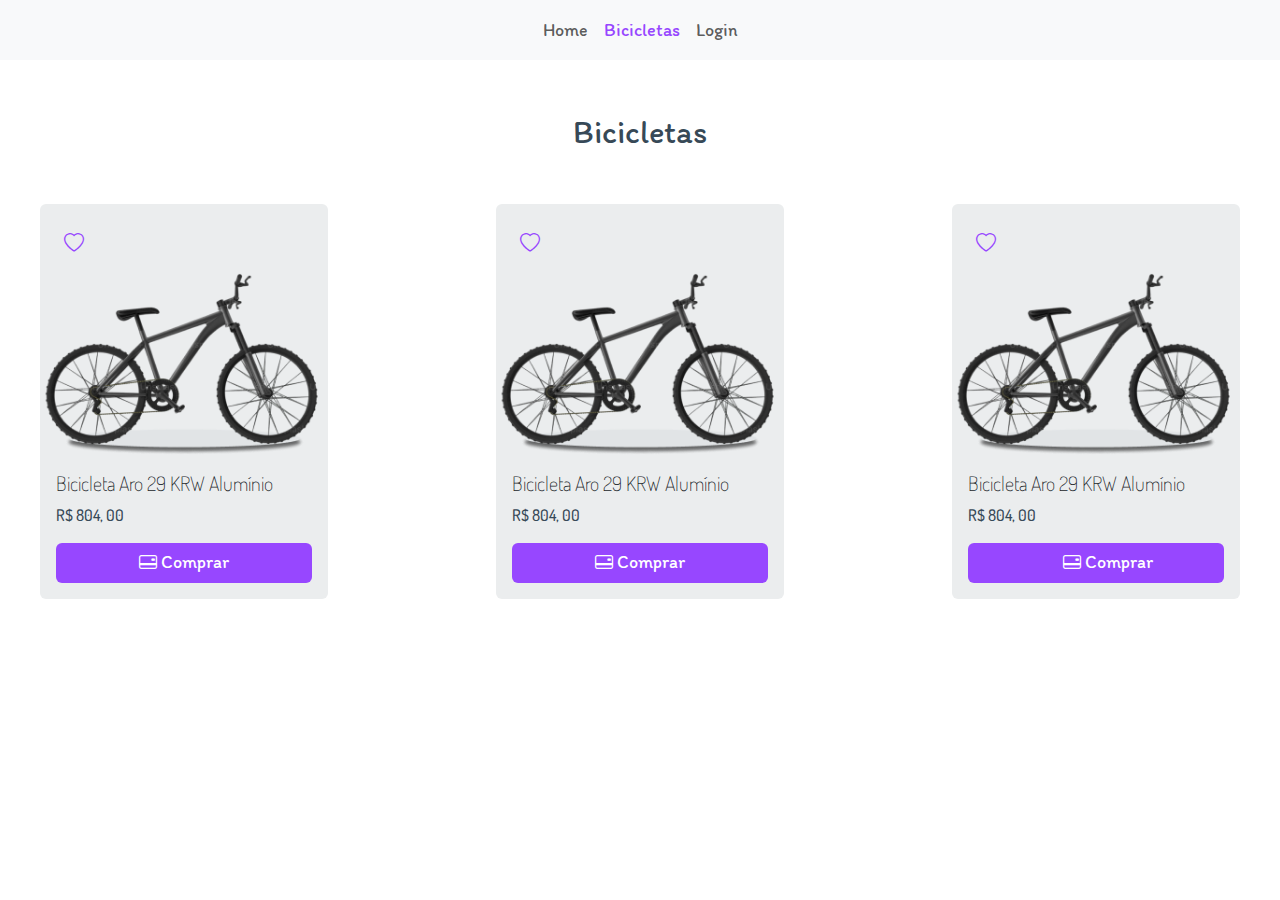
<file: bicicleta.html>
<!DOCTYPE html>
<html lang="pt-br">

<head>
    <meta charset="UTF-8">
    <meta name="viewport" content="width=device-width, initial-scale=1.0">
    <link href="css/custom.css" rel="stylesheet">
    <link href="css/fonts.css" rel="stylesheet">
    <link href="https://cdn.jsdelivr.net/npm/bootstrap@5.3.3/dist/css/bootstrap.min.css" rel="stylesheet"
        integrity="sha384-QWTKZyjpPEjISv5WaRU9OFeRpok6YctnYmDr5pNlyT2bRjXh0JMhjY6hW+ALEwIH" crossorigin="anonymous">
    <script src="https://cdn.jsdelivr.net/npm/bootstrap@5.3.3/dist/js/bootstrap.bundle.min.js"
        integrity="sha384-YvpcrYf0tY3lHB60NNkmXc5s9fDVZLESaAA55NDzOxhy9GkcIdslK1eN7N6jIeHz"
        crossorigin="anonymous"></script>
    <script src="https://cdn.jsdelivr.net/npm/@popperjs/core@2.11.8/dist/umd/popper.min.js"
        integrity="sha384-I7E8VVD/ismYTF4hNIPjVp/Zjvgyol6VFvRkX/vR+Vc4jQkC+hVqc2pM8ODewa9r"
        crossorigin="anonymous"></script>
    <script src="https://cdn.jsdelivr.net/npm/bootstrap@5.3.3/dist/js/bootstrap.min.js"
        integrity="sha384-0pUGZvbkm6XF6gxjEnlmuGrJXVbNuzT9qBBavbLwCsOGabYfZo0T0to5eqruptLy"
        crossorigin="anonymous"></script>
    <link rel="preconnect" href="https://fonts.googleapis.com">
    <link rel="preconnect" href="https://fonts.gstatic.com" crossorigin>
    <link href="https://fonts.googleapis.com/css2?family=Dosis:wght@200..800&family=Itim&display=swap" rel="stylesheet">
    <link rel="stylesheet" href="https://cdn.jsdelivr.net/npm/bootstrap-icons@1.11.3/font/bootstrap-icons.min.css">
    <title>NatBik</title>
</head>

<body>
    <nav class="navbar navbar-expand-lg bg-body-tertiary">
        <div class="collapse navbar-collapse d-flex justify-content-center" id="navbarNavDropdown">
            <ul class="navbar-nav">
                <li class="nav-item">
                    <a class="nav-link" aria-current="page" href="index.html">
                        Home
                    </a>
                </li>
                <li class="nav-item">
                    <a class="nav-link active" style="
    color: #9747FF;" href="bicicleta.html">
                        Bicicletas
                    </a>
                </li>
                <li class="nav-item">
                    <a class="nav-link" href="login.html">
                        Login
                    </a>
                </li>
            </ul>
        </div>
    </nav>
    <div class="bikes padronizacao-pagina">

        <p class="fs-2 text-center subtitulo mb-5 mt-5">Bicicletas</p>

        <main class="bickes-shop d-flex justify-content-between">
            <div class="card card-shop" style="width: 18rem; background-color: #EBEDEE; border: none;">
                <i class="bi bi-heart icone-favorito ms-4 mt-4"></i>
                <img src="img/bickes/b-ecomerce.png" class="card-img-top" alt="...">
                <div class="card-body">
                    <h5 class="card-title paragrafo">Bicicleta Aro 29 KRW Alumínio</h5>
                    <p class="card-text paragrafo-destaque">R$ 804, 00</p>
                    <a href="compra.html" class="btn btn-secondary btn-comprar">
                        <i class="bi bi-credit-card-2-back icone-shop"></i>
                        Comprar
                    </a>
                </div>
            </div>

            <div class="card card-shop" style="width: 18rem; background-color: #EBEDEE; border: none;">
                <i class="bi bi-heart icone-favorito ms-4 mt-4"></i>
                <img src="img/bickes/b-ecomerce.png" class="card-img-top" alt="...">
                <div class="card-body">
                    <h5 class="card-title paragrafo">Bicicleta Aro 29 KRW Alumínio</h5>
                    <p class="card-text paragrafo-destaque">R$ 804, 00</p>
                    <a href="compra.html" class="btn btn-secondary btn-comprar">
                        <i class="bi bi-credit-card-2-back icone-shop"></i>
                        Comprar
                    </a>
                </div>
            </div>

            <div class="card card-shop" style="width: 18rem; background-color: #EBEDEE; border: none;">
                <i class="bi bi-heart icone-favorito ms-4 mt-4"></i>
                <img src="img/bickes/b-ecomerce.png" class="card-img-top" alt="...">
                <div class="card-body">
                    <h5 class="card-title paragrafo">Bicicleta Aro 29 KRW Alumínio</h5>
                    <p class="card-text paragrafo-destaque">R$ 804, 00</p>
                    <a href="compra.html" class="btn btn-secondary btn-comprar">
                        <i class="bi bi-credit-card-2-back icone-shop ms-4"></i>
                        Comprar
                    </a>
                </div>
            </div>
        </main>


    </div>
</body>

</html>
</file>
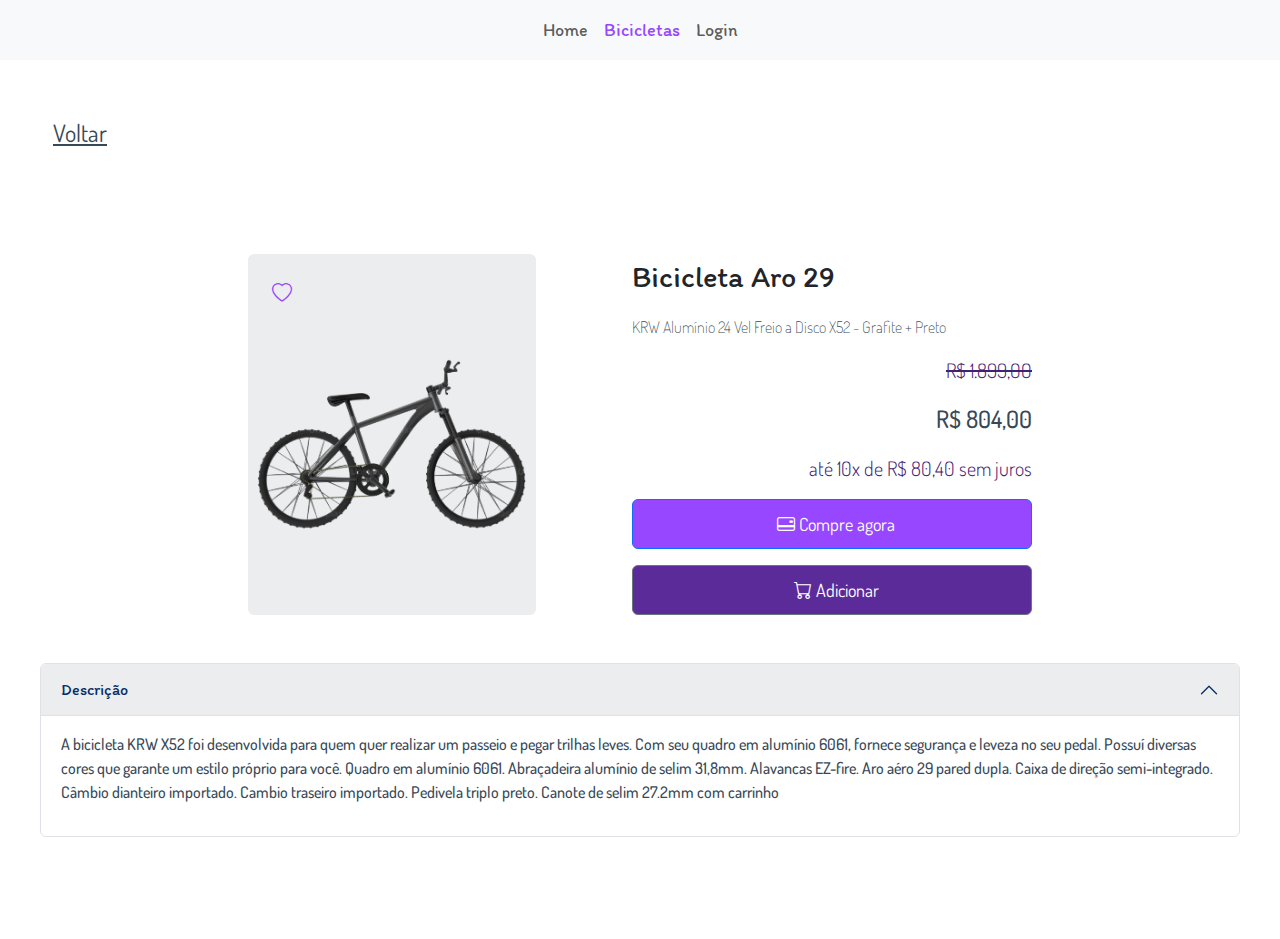
<file: compra.html>
<!DOCTYPE html>
<html lang="pt-br">

<head>
    <meta charset="UTF-8">
    <meta name="viewport" content="width=device-width, initial-scale=1.0">
    <link href="css/custom.css" rel="stylesheet">
    <link href="css/fonts.css" rel="stylesheet">
    <link href="https://cdn.jsdelivr.net/npm/bootstrap@5.3.3/dist/css/bootstrap.min.css" rel="stylesheet"
        integrity="sha384-QWTKZyjpPEjISv5WaRU9OFeRpok6YctnYmDr5pNlyT2bRjXh0JMhjY6hW+ALEwIH" crossorigin="anonymous">
    <script src="https://cdn.jsdelivr.net/npm/bootstrap@5.3.3/dist/js/bootstrap.min.js"
        integrity="sha384-0pUGZvbkm6XF6gxjEnlmuGrJXVbNuzT9qBBavbLwCsOGabYfZo0T0to5eqruptLy"
        crossorigin="anonymous"></script>
    <link rel="preconnect" href="https://fonts.googleapis.com">
    <link rel="preconnect" href="https://fonts.gstatic.com" crossorigin>
    <link href="https://fonts.googleapis.com/css2?family=Dosis:wght@200..800&family=Itim&display=swap" rel="stylesheet">
    <link rel="stylesheet" href="https://cdn.jsdelivr.net/npm/bootstrap-icons@1.11.3/font/bootstrap-icons.min.css">

    <title>NatBik</title>
</head>

<body class="">
    <nav class="navbar navbar-expand-lg bg-body-tertiary">
        <div class="collapse navbar-collapse d-flex justify-content-center" id="navbarNavDropdown">
            <ul class="navbar-nav">
                <li class="nav-item">
                    <a class="nav-link" aria-current="page" href="index.html">
                        Home
                    </a>
                </li>
                <li class="nav-item">
                    <a class="nav-link active" style="
    color: #9747FF;" href="bicicleta.html">
                        Bicicletas
                    </a>
                </li>
                <li class="nav-item">
                    <a class="nav-link" href="login.html">
                        Login
                    </a>
                </li>
            </ul>
        </div>
    </nav>
    <div class="padronizacao-pagina">
        <a class="btn btn-link paragrafo-destaque mt-5 mb-5" aria-current="page" href="bicicleta.html">
            Voltar
        </a>
        <div class="info-compra d-flex justify-content-center mt-5">
            <div class="card card-shop me-5" style="width: 18rem; background-color: #EBEDEE; border: none;">
                <i class="bi bi-heart icone-favorito ms-4 mt-4"></i>
                <img src="img/bickes/b-shop.png" class="card-img-top" alt="..." style="margin-top:44px;">
            </div>
            <div class="ms-5">
                <p class="produto">Bicicleta Aro 29</p>
                <p class="paragrafo">KRW Alumínio 24 Vel Freio a Disco X52 - Grafite + Preto</p>
                <div class="text-end valores">
                    <p class="descrição"><s>R$ 1.899,00</s></p>
                    <p class="paragrafo-destaque">R$ 804,00</p>
                    <p class="descrição">até 10x de R$ 80,40 sem juros</p>
                </div>
                <div class="mb-3">
                    <button type="button" class="btn btn-primary" data-bs-toggle="modal"
                        data-bs-target="#staticBackdrop">
                        <i class="bi bi-credit-card-2-back icone-shop icone-compra ms-2"></i>
                        Compre agora
                    </button>
                </div>
                <div>
                    <button type="button" class="btn btn-secondary" data-bs-toggle="modal-add"
                        data-bs-target="#addcarrinho">
                        <i class="bi bi-cart icone-shop icone-compra ms-2"></i>
                        Adicionar
                    </button>

                </div>
            </div>

        </div>

        <div class="accordion mt-5 mb-5" id="accordionExample">
            <div class="accordion-item">
                <h2 class="accordion-header">
                    <button class="accordion-button produto" type="button" data-bs-toggle="collapse"
                        data-bs-target="#collapseOne" aria-expanded="true" aria-controls="collapseOne"
                        style="background: #EBEDEE;">
                        Descrição
                    </button>
                </h2>
                <div id="collapseOne" class="accordion-collapse collapse show" data-bs-parent="#accordionExample">
                    <div class="accordion-body">
                        <p class="paragrafo-destaque">
                            A bicicleta KRW X52 foi desenvolvida para quem quer realizar um passeio e pegar trilhas
                            leves. Com seu quadro em alumínio 6061, fornece segurança e leveza no seu pedal. Possuí
                            diversas cores que garante um estilo próprio para você. Quadro em alumínio 6061. Abraçadeira
                            alumínio de selim 31,8mm. Alavancas EZ-fire. Aro aéro 29 pared dupla. Caixa de direção
                            semi-integrado. Câmbio dianteiro importado. Cambio traseiro importado. Pedivela triplo
                            preto. Canote de selim 27.2mm com carrinho
                        </p>
                    </div>
                </div>
            </div>
        </div>

    </div>

    <!-- Modal -->
    <div class="modal fade" id="staticBackdrop" data-bs-backdrop="static" data-bs-keyboard="false" tabindex="-1"
        aria-labelledby="staticBackdropLabel" aria-hidden="true">
        <div class="modal-dialog">
            <div class="modal-content">
                <div class="modal-header">
                    <h1 class="modal-title fs-5" id="staticBackdropLabel">Modal de confirmação</h1>
                    <button type="button" class="btn-close" data-bs-dismiss="modal" aria-label="Close"></button>
                </div>
                <div class="modal-body text-center">
                    Compra realizada com sucesso
                </div>
            </div>
        </div>
    </div>
    
    <!-- modal adicionar  -->
    <div class="modal-add fade" id="addcarrinho" data-bs-backdrop="static" data-bs-keyboard="false" tabindex="-1"
        aria-labelledby="staticBackdropLabel" aria-hidden="true">
        <div class="modal-dialog">
            <div class="modal-content">
                <div class="modal-header">
                    <h1 class="modal-title fs-5" id="staticBackdropLabel">Modal de Adicionar</h1>
                    <button type="button" class="btn-close" data-bs-dismiss="modal-add" aria-label="Close"></button>
                </div>
                <div class="modal-body text-center">
                    Compra realizada com sucesso
                </div>
            </div>
        </div>
    </div>



</body>

</html>
</file>
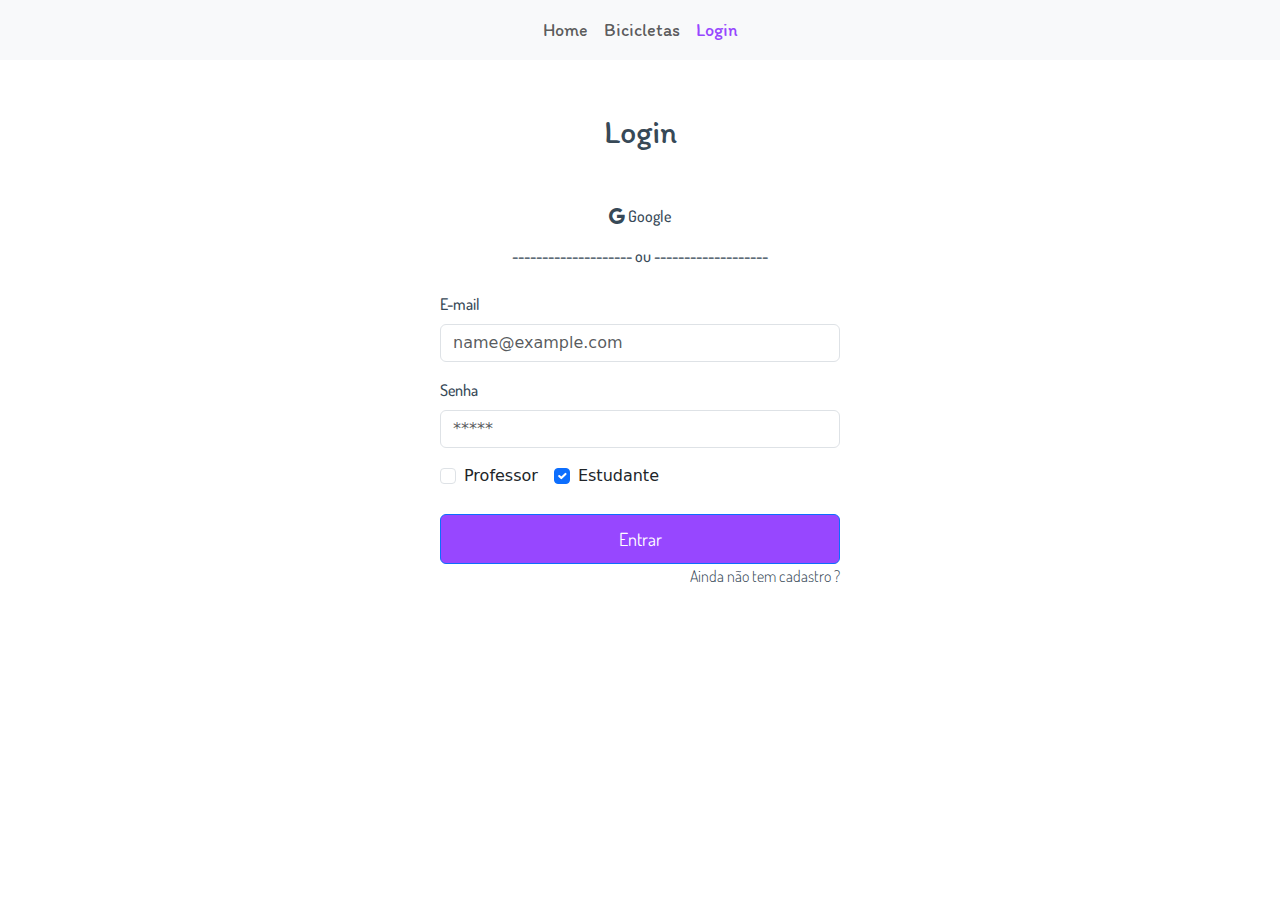
<file: login.html>
<!DOCTYPE html>
<html lang="pt-br">

<head>
    <meta charset="UTF-8">
    <meta name="viewport" content="width=device-width, initial-scale=1.0">
    <link href="css/custom.css" rel="stylesheet">
    <link href="css/fonts.css" rel="stylesheet">
    <link href="https://cdn.jsdelivr.net/npm/bootstrap@5.3.3/dist/css/bootstrap.min.css" rel="stylesheet"
        integrity="sha384-QWTKZyjpPEjISv5WaRU9OFeRpok6YctnYmDr5pNlyT2bRjXh0JMhjY6hW+ALEwIH" crossorigin="anonymous">
    <script src="https://cdn.jsdelivr.net/npm/bootstrap@5.3.3/dist/js/bootstrap.bundle.min.js"
        integrity="sha384-YvpcrYf0tY3lHB60NNkmXc5s9fDVZLESaAA55NDzOxhy9GkcIdslK1eN7N6jIeHz"
        crossorigin="anonymous"></script>
    <script src="https://cdn.jsdelivr.net/npm/@popperjs/core@2.11.8/dist/umd/popper.min.js"
        integrity="sha384-I7E8VVD/ismYTF4hNIPjVp/Zjvgyol6VFvRkX/vR+Vc4jQkC+hVqc2pM8ODewa9r"
        crossorigin="anonymous"></script>
    <script src="https://cdn.jsdelivr.net/npm/bootstrap@5.3.3/dist/js/bootstrap.min.js"
        integrity="sha384-0pUGZvbkm6XF6gxjEnlmuGrJXVbNuzT9qBBavbLwCsOGabYfZo0T0to5eqruptLy"
        crossorigin="anonymous"></script>
    <link rel="preconnect" href="https://fonts.googleapis.com">
    <link rel="preconnect" href="https://fonts.gstatic.com" crossorigin>
    <link href="https://fonts.googleapis.com/css2?family=Dosis:wght@200..800&family=Itim&display=swap" rel="stylesheet">
    <link rel="stylesheet" href="https://cdn.jsdelivr.net/npm/bootstrap-icons@1.11.3/font/bootstrap-icons.min.css">
    <title>NatBik</title>
</head>

<body>
    <nav class="navbar navbar-expand-lg bg-body-tertiary">
        <div class="collapse navbar-collapse d-flex justify-content-center" id="navbarNavDropdown">
            <ul class="navbar-nav">
                <li class="nav-item">
                    <a class="nav-link" aria-current="page" href="index.html">
                        Home
                    </a>
                </li>
                <li class="nav-item">
                    <a class="nav-link" href="bicicleta.html">
                        Bicicletas
                    </a>
                </li>
                <li class="nav-item">
                    <a class="nav-link active" style="
    color: #9747FF;" href="login.html">
                        Login
                    </a>
                </li>
            </ul>
        </div>
    </nav>
    <div class="login padronizacao-pagina">
        <p class="fs-2 text-center subtitulo mb-5 mt-5">Login</p>
        <p class="text-center paragrafo-destaque">
            <i class="bi bi-google"></i>
            Google
        </p>

        <p class="text-center paragrafo-destaque">-------------------- ou -------------------</p>

        <form class="mt-4">
            <fieldset>
                <div class="mb-3">
                    <label for="exampleFormControlInput1" class="form-label paragrafo-destaque">E-mail</label>
                    <input type="email" class="form-control" id="exampleFormControlInput1"
                        placeholder="name@example.com">
                </div>
                <div class="mb-3">
                    <label for="exampleFormControlInput1" class="form-label paragrafo-destaque">Senha</label>
                    <input type="text" class="form-control" id="exampleFormControlInput1"
                        placeholder="*****">
                </div>
                <div class="d-flex ">
                    <div class="form-check me-3">
                        <input class="form-check-input" type="checkbox" value="" id="flexCheckDefault">
                        <label class="form-check-label" for="flexCheckDefault">
                            Professor
                        </label>
                    </div>
                    <div class="form-check">
                        <input class="form-check-input" type="checkbox" value="" id="flexCheckChecked" checked>
                        <label class="form-check-label" for="flexCheckChecked">
                            Estudante
                        </label>
                    </div>
                </div>
               
                <button type="button" class="btn btn-primary mt-4">
                    Entrar
                </button>
                <p class="text-end texto">Ainda não tem cadastro ?</p>
            </fieldset>
        </form>

    </div>
</body>

</html>
</file>
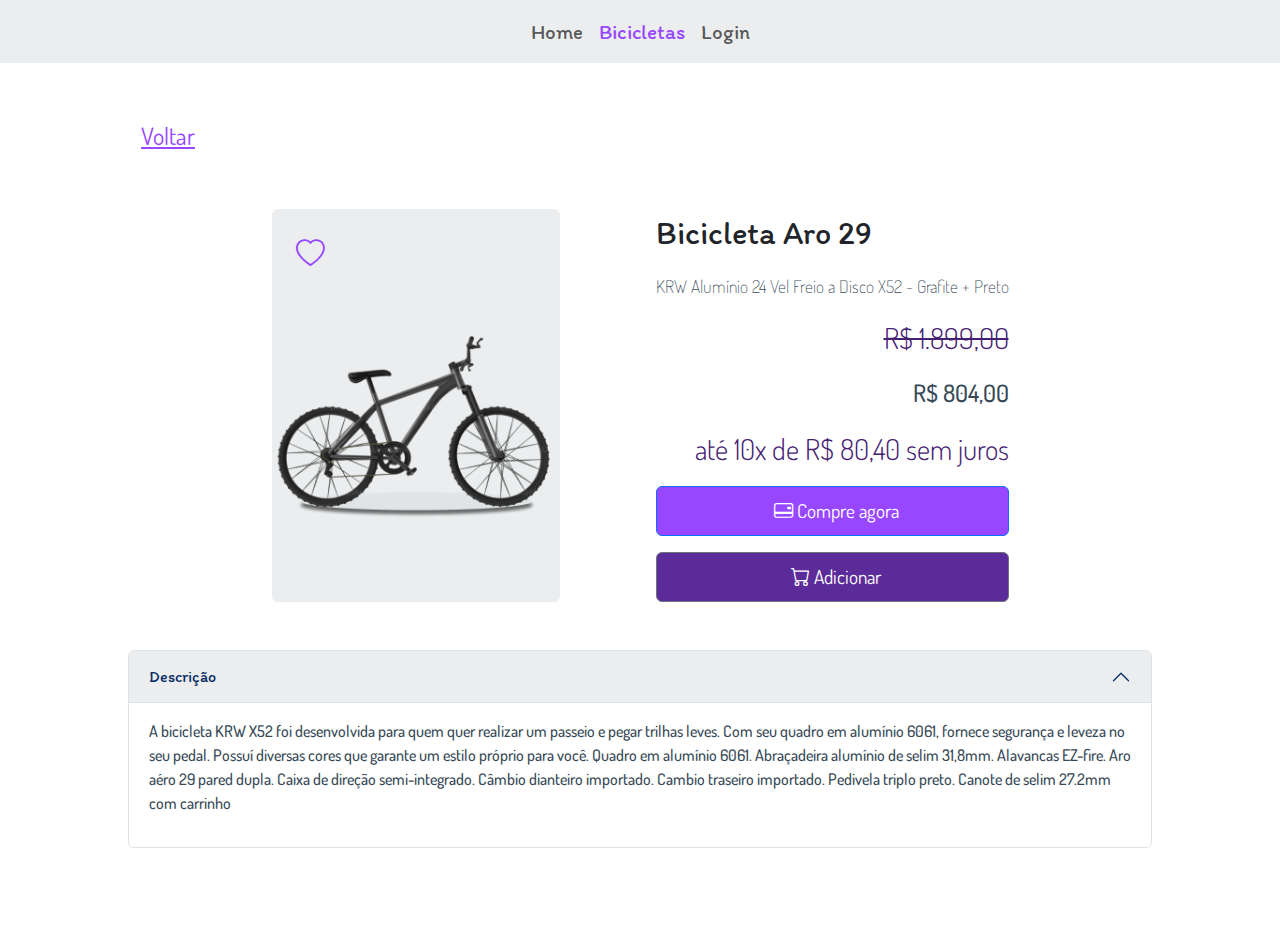
<file: templates/compra.html>
<!DOCTYPE html>
<html lang="pt-br">

<head>
    <meta charset="UTF-8">
    <meta name="viewport" content="width=device-width, initial-scale=1.0">
    <link href="../static/css/custom.css" rel="stylesheet">
    <link href="../static/css/fonts.css" rel="stylesheet">
    <link href="https://cdn.jsdelivr.net/npm/bootstrap@5.3.3/dist/css/bootstrap.min.css" rel="stylesheet"
        integrity="sha384-QWTKZyjpPEjISv5WaRU9OFeRpok6YctnYmDr5pNlyT2bRjXh0JMhjY6hW+ALEwIH" crossorigin="anonymous">
    <script src="https://cdn.jsdelivr.net/npm/bootstrap@5.3.3/dist/js/bootstrap.min.js"
        integrity="sha384-0pUGZvbkm6XF6gxjEnlmuGrJXVbNuzT9qBBavbLwCsOGabYfZo0T0to5eqruptLy"
        crossorigin="anonymous"></script>
    <link rel="preconnect" href="https://fonts.googleapis.com">
    <link rel="preconnect" href="https://fonts.gstatic.com" crossorigin>
    <link href="https://fonts.googleapis.com/css2?family=Dosis:wght@200..800&family=Itim&display=swap" rel="stylesheet">
    <link rel="stylesheet" href="https://cdn.jsdelivr.net/npm/bootstrap-icons@1.11.3/font/bootstrap-icons.min.css">

    <title>NatBik</title>
</head>

<body class="">
    <nav class="navbar navbar-expand-lg bg-body-tertiary" style="background-color: #EBEDEE !important;">
        <div class="collapse navbar-collapse d-flex justify-content-center" id="navbarNavDropdown">
            <ul class="navbar-nav">
                <li class="nav-item">
                    <a class="nav-link" aria-current="page" href="/home">
                        Home
                    </a>
                </li>
                <li class="nav-item">
                    <a class="nav-link active" href="/bicicleta">
                        Bicicletas
                    </a>
                </li>
                <li class="nav-item">
                    <a class="nav-link" href="/login">
                        Login
                    </a>
                </li>
            </ul>
        </div>
    </nav>
    <div class="padronizacao-pagina">
        <a class="btn btn-link paragrafo-destaque mt-5" aria-current="page" href="/bicicleta" >
            Voltar
        </a>
        <div class="info-compra d-flex justify-content-center mt-5">
            <div class="card card-shop me-5" style="width: 18rem; background-color: #EBEDEE; border: none;">
                <i class="bi bi-heart icone-favorito ms-4 mt-4"></i>
                <img src="../static/imagens/bickes/b-ecomerce.png" class="card-img-top" alt="..." style="margin-top:44px;">
            </div>
            <div class="ms-5">
                <p class="produto">Bicicleta Aro 29</p>
                <p class="paragrafo">KRW Alumínio 24 Vel Freio a Disco X52 - Grafite + Preto</p>
                <div class="text-end valores">
                    <p class="descrição"><s>R$ 1.899,00</s></p>
                    <p class="paragrafo-destaque">R$ 804,00</p>
                    <p class="descrição">até 10x de R$ 80,40 sem juros</p>
                </div>
                <div class="mb-3">
                    <button type="button" class="btn btn-primary" data-bs-toggle="modal"
                        data-bs-target="#staticBackdrop">
                        <i class="bi bi-credit-card-2-back icone-shop icone-compra ms-2"></i>
                        Compre agora
                    </button>
                </div>
                <div>
                    <button type="button" class="btn btn-secondary" data-bs-toggle="modal-add"
                        data-bs-target="#addcarrinho">
                        <i class="bi bi-cart icone-shop icone-compra ms-2"></i>
                        Adicionar
                    </button>

                </div>
            </div>

        </div>

        <div class="accordion mt-5 mb-5" id="accordionExample">
            <div class="accordion-item">
                <h2 class="accordion-header">
                    <button class="accordion-button produto" type="button" data-bs-toggle="collapse"
                        data-bs-target="#collapseOne" aria-expanded="true" aria-controls="collapseOne"
                        style="background: #EBEDEE;">
                        Descrição
                    </button>
                </h2>
                <div id="collapseOne" class="accordion-collapse collapse show" data-bs-parent="#accordionExample">
                    <div class="accordion-body">
                        <p class="paragrafo-destaque">
                            A bicicleta KRW X52 foi desenvolvida para quem quer realizar um passeio e pegar trilhas
                            leves. Com seu quadro em alumínio 6061, fornece segurança e leveza no seu pedal. Possuí
                            diversas cores que garante um estilo próprio para você. Quadro em alumínio 6061. Abraçadeira
                            alumínio de selim 31,8mm. Alavancas EZ-fire. Aro aéro 29 pared dupla. Caixa de direção
                            semi-integrado. Câmbio dianteiro importado. Cambio traseiro importado. Pedivela triplo
                            preto. Canote de selim 27.2mm com carrinho
                        </p>
                    </div>
                </div>
            </div>
        </div>

    </div>

    <!-- Modal -->
    <div class="modal fade" id="staticBackdrop" data-bs-backdrop="static" data-bs-keyboard="false" tabindex="-1"
        aria-labelledby="staticBackdropLabel" aria-hidden="true">
        <div class="modal-dialog">
            <div class="modal-content">
                <div class="modal-header">
                    <h1 class="modal-title fs-5" id="staticBackdropLabel">Modal de confirmação</h1>
                    <button type="button" class="btn-close" data-bs-dismiss="modal" aria-label="Close"></button>
                </div>
                <div class="modal-body text-center">
                    Compra realizada com sucesso
                </div>
            </div>
        </div>
    </div>
    
    <!-- modal adicionar  -->
    <div class="modal-add fade" id="addcarrinho" data-bs-backdrop="static" data-bs-keyboard="false" tabindex="-1"
        aria-labelledby="staticBackdropLabel" aria-hidden="true">
        <div class="modal-dialog">
            <div class="modal-content">
                <div class="modal-header">
                    <h1 class="modal-title fs-5" id="staticBackdropLabel">Modal de Adicionar</h1>
                    <button type="button" class="btn-close" data-bs-dismiss="modal-add" aria-label="Close"></button>
                </div>
                <div class="modal-body text-center">
                    Compra realizada com sucesso
                </div>
            </div>
        </div>
    </div>



</body>

</html>
</file>
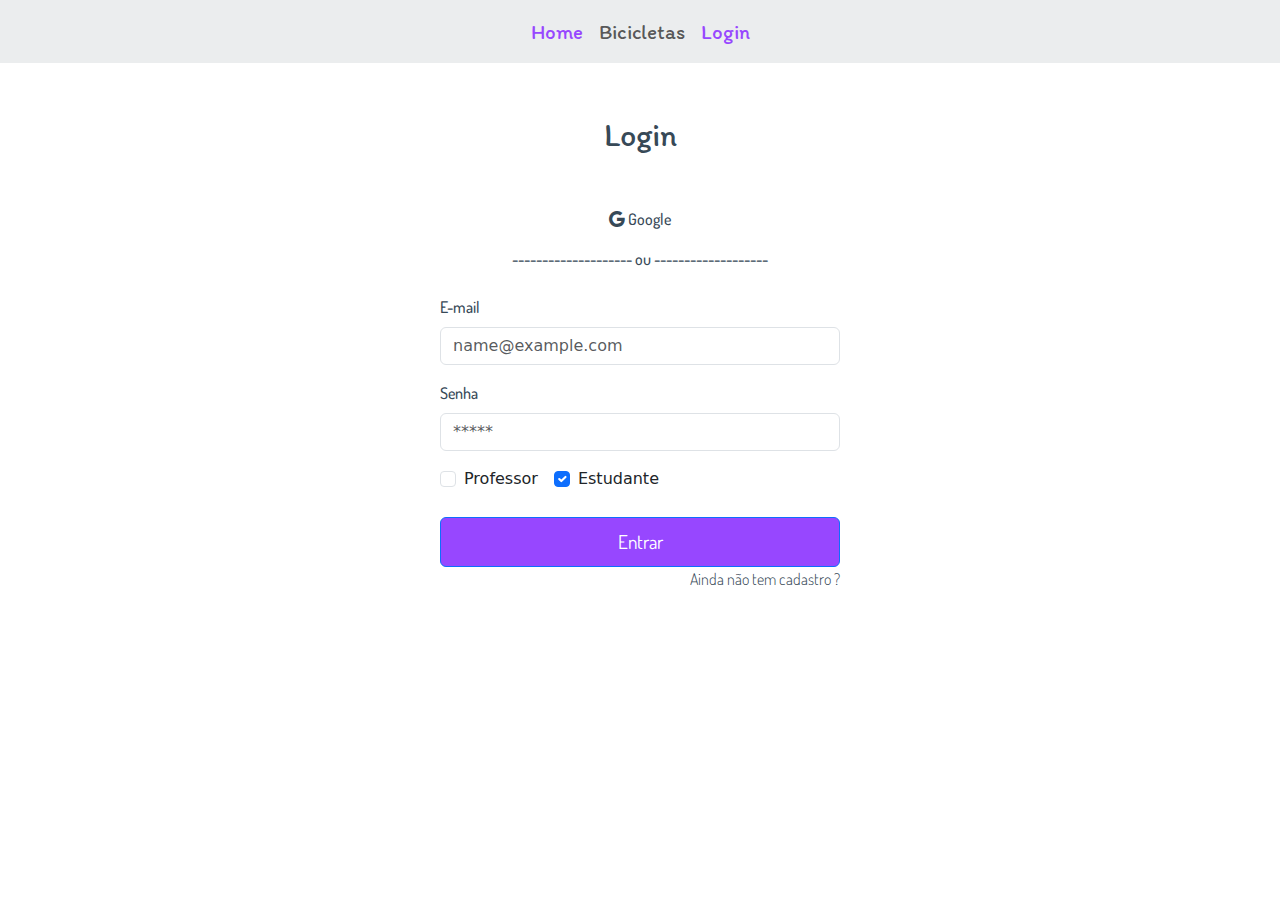
<file: templates/login.html>
<!DOCTYPE html>
<html lang="pt-br">

<head>
    <meta charset="UTF-8">
    <meta name="viewport" content="width=device-width, initial-scale=1.0">
    <link href="../static/css/custom.css" rel="stylesheet">
    <link href="../static/css/fonts.css" rel="stylesheet">
    <link href="https://cdn.jsdelivr.net/npm/bootstrap@5.3.3/dist/css/bootstrap.min.css" rel="stylesheet"
        integrity="sha384-QWTKZyjpPEjISv5WaRU9OFeRpok6YctnYmDr5pNlyT2bRjXh0JMhjY6hW+ALEwIH" crossorigin="anonymous">
    <script src="https://cdn.jsdelivr.net/npm/bootstrap@5.3.3/dist/js/bootstrap.bundle.min.js"
        integrity="sha384-YvpcrYf0tY3lHB60NNkmXc5s9fDVZLESaAA55NDzOxhy9GkcIdslK1eN7N6jIeHz"
        crossorigin="anonymous"></script>
    <script src="https://cdn.jsdelivr.net/npm/@popperjs/core@2.11.8/dist/umd/popper.min.js"
        integrity="sha384-I7E8VVD/ismYTF4hNIPjVp/Zjvgyol6VFvRkX/vR+Vc4jQkC+hVqc2pM8ODewa9r"
        crossorigin="anonymous"></script>
    <script src="https://cdn.jsdelivr.net/npm/bootstrap@5.3.3/dist/js/bootstrap.min.js"
        integrity="sha384-0pUGZvbkm6XF6gxjEnlmuGrJXVbNuzT9qBBavbLwCsOGabYfZo0T0to5eqruptLy"
        crossorigin="anonymous"></script>
    <link rel="preconnect" href="https://fonts.googleapis.com">
    <link rel="preconnect" href="https://fonts.gstatic.com" crossorigin>
    <link href="https://fonts.googleapis.com/css2?family=Dosis:wght@200..800&family=Itim&display=swap" rel="stylesheet">
    <link rel="stylesheet" href="https://cdn.jsdelivr.net/npm/bootstrap-icons@1.11.3/font/bootstrap-icons.min.css">
    <title>NatBik</title>
</head>

<body>
    <nav class="navbar navbar-expand-lg bg-body-tertiary" style="background-color: #EBEDEE !important;">
        <div class="collapse navbar-collapse d-flex justify-content-center" id="navbarNavDropdown">
            <ul class="navbar-nav">
                <li class="nav-item">
                    <a class="nav-link" style="
    color: #9747FF;" aria-current="page" href="/home">
                        Home
                    </a>
                </li>
                <li class="nav-item">
                    <a class="nav-link" href="/bicicleta">
                        Bicicletas
                    </a>
                </li>
                <li class="nav-item">
                    <a class="nav-link active" href="/login">
                        Login
                    </a>
                </li>
            </ul>
        </div>
    </nav>

    <div class="login padronizacao-pagina">
        <p class="fs-2 text-center subtitulo mb-5 mt-5">Login</p>
        <p class="text-center paragrafo-destaque">
            <i class="bi bi-google"></i>
            Google
        </p>

        <p class="text-center paragrafo-destaque">-------------------- ou -------------------</p>

        <form class="mt-4">
            <fieldset>
                <div class="mb-3">
                    <label for="exampleFormControlInput1" class="form-label paragrafo-destaque">E-mail</label>
                    <input type="email" class="form-control" id="exampleFormControlInput1"
                        placeholder="name@example.com">
                </div>
                <div class="mb-3">
                    <label for="exampleFormControlInput1" class="form-label paragrafo-destaque">Senha</label>
                    <input type="text" class="form-control" id="exampleFormControlInput1"
                        placeholder="*****">
                </div>
                <div class="d-flex ">
                    <div class="form-check me-3">
                        <input class="form-check-input" type="checkbox" value="" id="flexCheckDefault">
                        <label class="form-check-label" for="flexCheckDefault">
                            Professor
                        </label>
                    </div>
                    <div class="form-check">
                        <input class="form-check-input" type="checkbox" value="" id="flexCheckChecked" checked>
                        <label class="form-check-label" for="flexCheckChecked">
                            Estudante
                        </label>
                    </div>
                </div>
               
                <button type="button" class="btn btn-primary mt-4">
                    Entrar
                </button>
                <p class="text-end texto">Ainda não tem cadastro ?</p>
            </fieldset>
        </form>

    </div>
</body>

</html>
</file>
<file: css/fonts.css>
.subtitulo{
    color: #374957;
    font-family: "Itim", cursive;
}

.paragrafo{
    font-weight: 200;
    color: #374957;
    font-family: "Dosis", sans-serif;
}

.texto{
    font-weight: 300;
    color: #374957;
    font-family: "Dosis", sans-serif;
}

.paragrafo-destaque{
    font-weight: 500;
    color: #374957 !important;
    font-family: "Dosis", sans-serif !important;
}
</file>
<file: static/css/fonts.css>
.subtitulo{
    color: #374957;
    font-family: "Itim", cursive;
}

.paragrafo{
    font-weight: 200;
    font-size: 1.1rem;
    color: #374957;
    font-family: "Dosis", sans-serif;
}

.texto{
    font-weight: 300;
    color: #374957;
    font-family: "Dosis", sans-serif;
}

.paragrafo-destaque{
    font-weight: 500;
    color: #374957 !important;
    font-family: "Dosis", sans-serif !important;
}

.btn-link, .nav-link.active{
    color: #9747FF !important;
}
</file>
<file: css/custom.css>
@import url("https://cdn.jsdelivr.net/npm/bootstrap-icons@1.11.3/font/bootstrap-icons.min.css");

.padronizacao-pagina {
    width: 1200px;
    margin: 0 auto;
}

.navbar {
    height: 60px;
    font-family: "Itim", cursive;
    font-size: 18px;
}

.icone-favorito{
    color: #9747FF;
}


.icone-star {
    font-size: 14px;
}

.icone-favorito {
    font-size: 20px;
}

.icone-compra{
    color: #fff !important;
}

/* Botão  */

.btn-primary,
.btn-secondary {
    width: 400px;
    height: 50px;
    color: #fff;
    font-size: 18px !important;
    font-family: "Dosis", sans-serif !important;
}

.btn-primary{
 background-color: #9747FF !important;
 
}

.btn-secondary {
    background-color: #5B2B99 !important;
}

.btn-primary:hover{
 background-color: #5B2B99 !important;
}

.btn-secondary:hover {
    background-color: #351959 !important;
}

.btn-link{
    font-size: 24px !important;
}

.btn-comprar {
    width: 16rem;
    height: 2.5rem;
    border: none !important;
    background-color: #9747FF !important;
    font-family: "Itim", cursive !important;
    color: #fff !important;
}


.btn-comprar:hover{
 background-color: #9747FF !important;
}

/* campo dos beneficios e comentarios */



.img-comentarios {
    width: 50px;
    height: 50px;
}

/* shoppin */
.produto {
    font-size: 30px;
    font-family: "Itim", cursive !important;
}

.descrição {
    color: #442073;
    font-size: 20px;
    font-weight: 300 !important;
    font-family: "Dosis", sans-serif;
}

.valores .paragrafo-destaque {
    font-size: 24px;
    color: #9747FF;
}

form{
    width: 400px;
    margin: 0 auto;
}
</file>
<file: static/css/custom.css>
@import url("https://cdn.jsdelivr.net/npm/bootstrap-icons@1.11.3/font/bootstrap-icons.min.css");

.padronizacao-pagina {
    width: 80%;
    margin: 0 auto;
}

.navbar {
    font-family: "Itim", cursive;
    font-size: 1.3rem;
}

.icone-favorito {
    color: #9747FF;
}


.icone-star {
    font-size: 1rem;
}

.icone-favorito {
    font-size: 1.8rem;
}

.icone-compra {
    color: #fff !important;
}

/* Botão  */

.btn-primary,
.btn-secondary {
    width: 100% !important;
    height: 50px !important;
    color: #fff;
    font-size: 1.2rem !important;
    font-family: "Dosis", sans-serif !important;
}

.btn-primary {
    background-color: #9747FF !important;
}

.btn-secondary {
    background-color: #5B2B99 !important;
}

.btn-primary:hover {
    background-color: #5B2B99 !important;
}

.btn-secondary:hover {
    background-color: #351959 !important;
}

.btn-link {
    font-size: 1.5rem !important;
}

.btn-comprar {
    width: 13em !important;
    height: 45px !important;
    border: none !important;
    background-color: #9747FF !important;
    font-family: "Itim", cursive !important;
    color: #fff !important;
}


.btn-comprar:hover {
    background-color: #9747FF !important;
}

/* campo dos beneficios e comentarios */

/* shoppin */
.produto {
    font-size: 2rem;
    font-family: "Itim", cursive !important;
}

.descrição {
    color: #442073;
    font-size: 1.8rem;
    font-weight: 300 !important;
    font-family: "Dosis", sans-serif;
}

.valores .paragrafo-destaque {
    font-size: 1.5rem;
    color: #9747FF;
}

form {
    width: 400px;
    margin: 0 auto;
}
</file>
